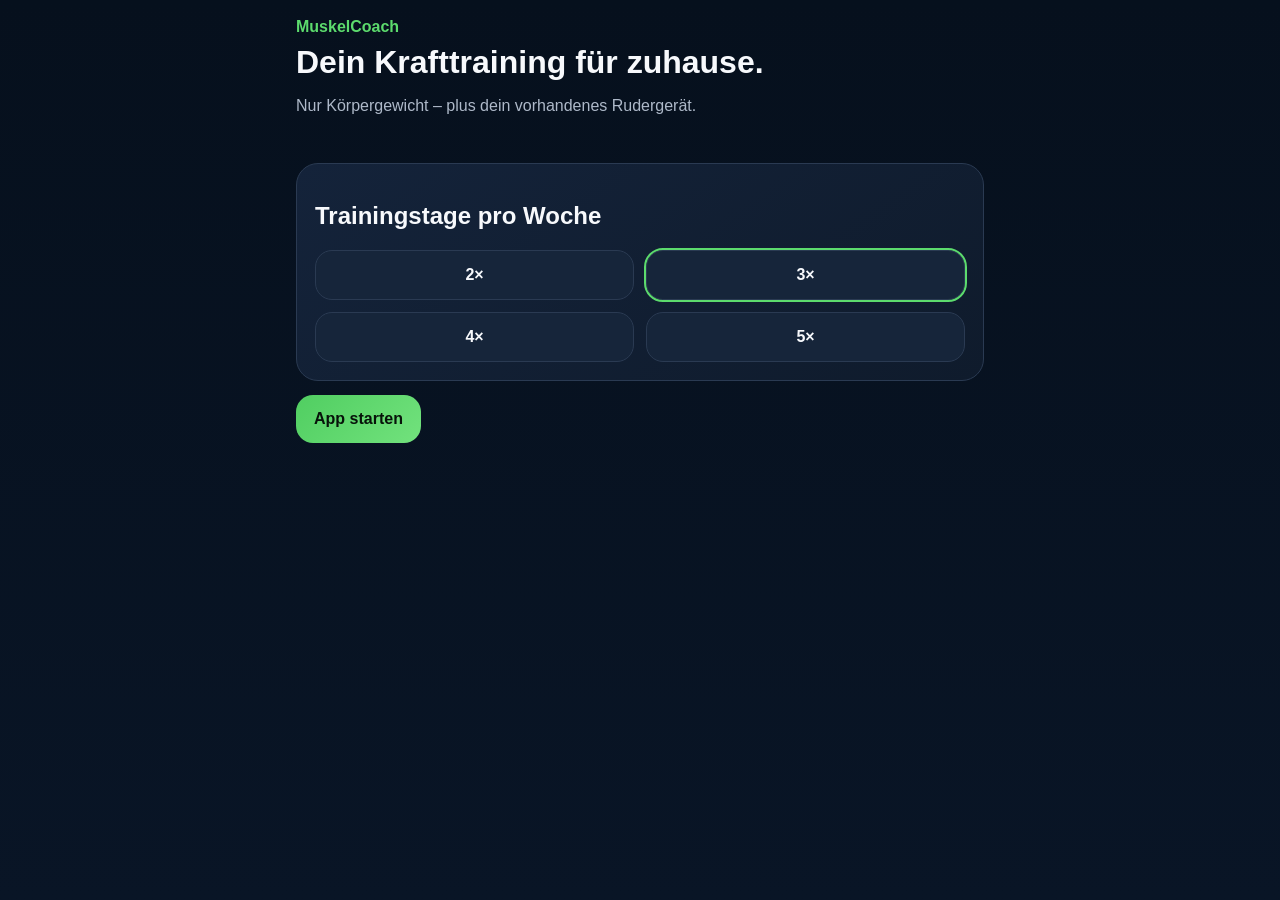
<file: index.html>
<!doctype html><html lang="de"><head><meta charset="utf-8"><meta name="viewport" content="width=device-width,initial-scale=1,viewport-fit=cover"><meta name="theme-color" content="#06101d"><title>MuskelCoach</title><link rel="manifest" href="manifest.webmanifest?v=12"><link rel="apple-touch-icon" href="muskelcoach-icon-180.png?v=12"><link rel="stylesheet" href="styles-v13.css?v=12"></head><body><div id="app"></div><script src="app-v13.js?v=12"></script><script>if('serviceWorker'in navigator)addEventListener('load',()=>navigator.serviceWorker.register('sw-v13.js',{updateViaCache:'none'}));</script></body></html>
</file>
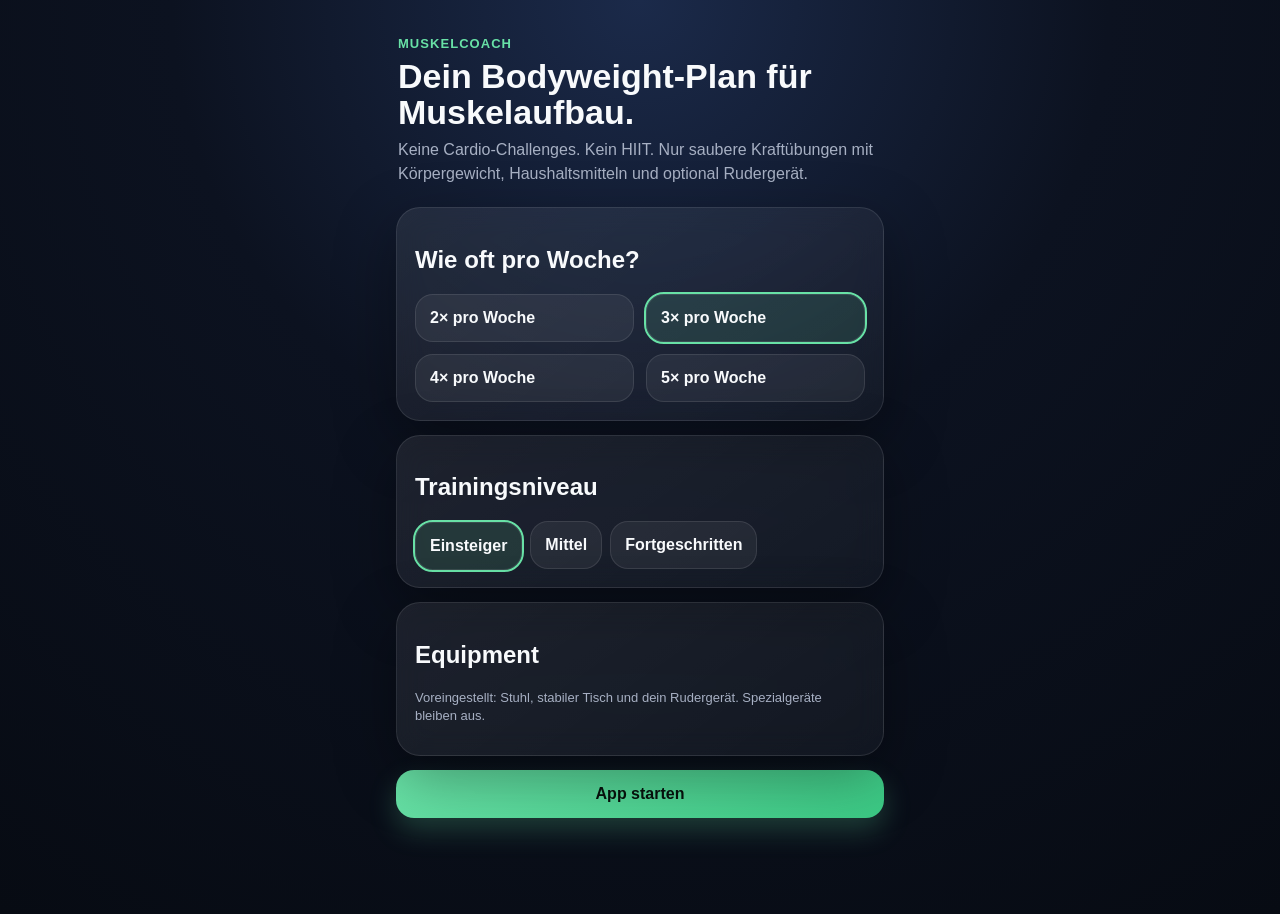
<file: bodyweight-muskelcoach-v1 3/index.html>
<!doctype html>
<html lang="de">
<head>
  <meta charset="utf-8" />
  <meta name="viewport" content="width=device-width, initial-scale=1, viewport-fit=cover" />
  <meta name="theme-color" content="#101827" />
  <title>MuskelCoach</title>
  <link rel="manifest" href="manifest.webmanifest" />
  <link rel="apple-touch-icon" href="icon-192.png" />
  <link rel="stylesheet" href="styles.css" />
</head>
<body>
  <div id="app"></div>
  <script src="app.js"></script>
</body>
</html>
</file>
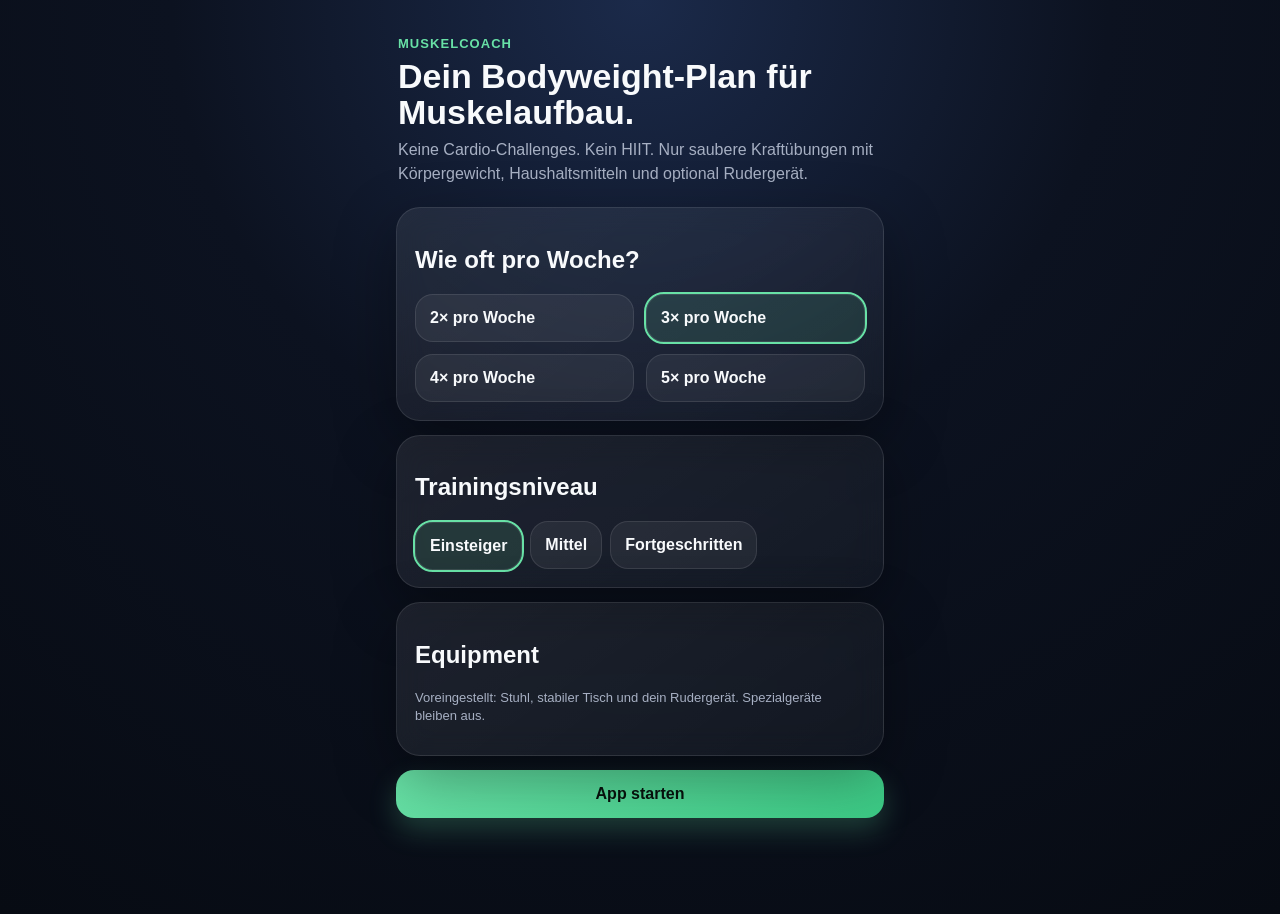
<file: bodyweight-muskelcoach-v3/index.html>
<!doctype html>
<html lang="de">
<head>
  <meta charset="utf-8" />
  <meta name="viewport" content="width=device-width, initial-scale=1, viewport-fit=cover" />
  <meta name="theme-color" content="#101827" />
  <title>MuskelCoach</title>
  <link rel="manifest" href="manifest.webmanifest?v=3" />
  <link rel="apple-touch-icon" href="muskelcoach-icon-180.png?v=3" />
  <link rel="stylesheet" href="styles.css" />
</head>
<body>
  <div id="app"></div>
  <script src="app.js"></script>
</body>
</html>
</file>
<file: styles-v13.css>
:root{--bg:#06101d;--panel:#0f1b2c;--panel2:#14233a;--text:#f7f9fc;--muted:#aeb9c9;--line:#2a3a52;--green:#5cdb6d;--yellow:#ffbd3f;--red:#ff5f56;--radius:22px}*{box-sizing:border-box}html,body{margin:0;min-height:100%;font-family:-apple-system,BlinkMacSystemFont,"Segoe UI",sans-serif;background:linear-gradient(#06101d,#091526);color:var(--text)}body{padding-top:env(safe-area-inset-top)}button{font:inherit;border:0;color:inherit}.app{max-width:720px;margin:auto;min-height:100vh;padding:0 16px calc(112px + env(safe-area-inset-bottom))}.top,.trainhead{min-height:64px;display:flex;align-items:center;justify-content:space-between}.top b,.trainhead b{font-size:20px}.trainhead button{background:none;font-size:30px;padding:8px}.trainhead .end{font-size:15px;color:var(--red);font-weight:800}.hero{padding:18px 0}.hero h1,.trainintro h1{font-size:32px;margin:8px 0}.hero p{color:var(--muted)}.eyebrow,.trainintro span{color:var(--green);font-weight:900}.card{background:linear-gradient(145deg,var(--panel2),var(--panel));border:1px solid var(--line);border-radius:var(--radius);padding:18px;margin:14px 0}.primary,.secondary,.choice{border-radius:17px;padding:15px 18px;font-weight:900}.primary{background:linear-gradient(135deg,#50ce61,#72e27d);color:#07130a}.secondary,.choice{background:#16253a;border:1px solid var(--line)}.full{width:100%}.choicegrid,.twocol{display:grid;grid-template-columns:repeat(2,1fr);gap:12px}.choice.active{outline:2px solid var(--green)}.big{font-size:34px;font-weight:950}.progress{height:10px;background:#273247;border-radius:99px;overflow:hidden}.progress i{display:block;height:100%;background:linear-gradient(90deg,#4dcc5c,#73e37d);border-radius:99px}.trainprogress{margin-bottom:20px}.trainintro{display:flex;align-items:end;justify-content:space-between;gap:12px;padding:10px 0}.muscles{max-width:190px;background:#122035;border:1px solid var(--line);border-radius:17px;padding:12px;color:#dce5ef;font-weight:700}.visual-card{position:relative;background:#fff;border-radius:24px;overflow:hidden;border:1px solid #dfe4eb;box-shadow:0 12px 30px rgba(0,0,0,.25);isolation:isolate}.stats-card{margin-top:14px;background:#0d1928;border:1px solid var(--line);border-radius:20px;overflow:hidden;box-shadow:0 10px 24px rgba(0,0,0,.18)}.difficulty{position:absolute;z-index:2;top:16px;left:16px;background:#edf8ef;color:#2aaa3a;border:1px solid #d4efda;padding:10px 14px;border-radius:999px;font-weight:800}.media{height:auto;aspect-ratio:4/3;min-height:360px;background:#fff;display:grid;place-items:center;overflow:hidden;position:relative}.media img{display:block;width:100%;height:100%;object-fit:contain;object-position:center;position:relative;z-index:1}.fallback{color:#34445a}.stats{display:grid;grid-template-columns:repeat(3,1fr);gap:1px;background:var(--line)}.stats div{background:#0d1928;padding:16px 8px;text-align:center}.stats b{display:block}.stats small{color:var(--muted)}.detail-list{margin-top:16px;display:grid;gap:10px}.detail{display:grid;grid-template-columns:42px 1fr;gap:10px;align-items:start;background:linear-gradient(145deg,#132239,#0f1b2c);border:1px solid var(--line);border-radius:18px;padding:16px}.detail-icon{width:34px;height:34px;border-radius:50%;display:grid;place-items:center;font-weight:900}.detail-icon.green{color:var(--green)}.detail-icon.yellow{color:var(--yellow)}.detail-icon.red{color:var(--red)}.detail h3,.variants h3{margin:0 0 7px;font-size:18px}.detail p,.variants p{margin:0;color:#d7dfeb;line-height:1.5}.variants{display:grid;grid-template-columns:1fr 1fr;gap:12px;margin-top:12px}.variants section{background:linear-gradient(145deg,#17263b,#112034);border:1px solid var(--line);border-radius:18px;padding:15px}.variants section:first-child h3{color:var(--green)}.variants section:last-child h3{color:var(--yellow)}.actions{display:grid;grid-template-columns:.75fr 1.65fr;gap:12px;margin:18px 0}.tabs{position:fixed;left:0;right:0;bottom:0;background:rgba(7,14,25,.95);backdrop-filter:blur(18px);border-top:1px solid var(--line);padding:8px 12px calc(8px + env(safe-area-inset-bottom));z-index:20}.tabs-inner{max-width:720px;margin:auto;display:grid;grid-template-columns:repeat(4,1fr)}.tab{background:none;color:var(--muted);font-size:12px;font-weight:800;padding:8px 2px}.tab span{display:block;font-size:22px;margin-bottom:3px}.tab.active{color:var(--green)}small{color:var(--muted)}
@media(max-width:500px){.app{padding-left:14px;padding-right:14px}.trainintro h1{font-size:28px}.muscles{font-size:13px;max-width:150px}.media{aspect-ratio:1.25/1;min-height:330px}.stats{font-size:13px}.stats small{font-size:10px}.variants{grid-template-columns:1fr 1fr}.actions{grid-template-columns:.8fr 1.6fr}.primary,.secondary{padding:14px 10px;font-size:14px}.detail{padding:14px}.detail p{font-size:15px}}
</file>
<file: bodyweight-muskelcoach-v1 3/styles.css>
:root{
  --bg:#0c1220;--panel:#151d31;--panel2:#1e2942;--text:#f8fafc;--muted:#a7b0c3;--line:rgba(255,255,255,.1);
  --accent:#68e1a6;--accent2:#6ea8ff;--warn:#ffd166;--danger:#ff6b6b;--shadow:0 20px 60px rgba(0,0,0,.35);
  --radius:24px;
}
*{box-sizing:border-box} html,body{margin:0;min-height:100%;font-family:-apple-system,BlinkMacSystemFont,"Segoe UI",Roboto,Arial,sans-serif;background:radial-gradient(circle at top,#1b2a4a 0%,var(--bg) 42%,#070b13 100%);color:var(--text)}
button,input,select{font:inherit} button{cursor:pointer;border:0} .app{max-width:520px;margin:0 auto;min-height:100vh;padding:18px 16px 96px}
.hero{padding:18px 2px 8px}.eyebrow{color:var(--accent);font-weight:800;font-size:13px;letter-spacing:.08em;text-transform:uppercase}.title{font-size:34px;font-weight:900;line-height:1.05;margin:8px 0}.sub{color:var(--muted);line-height:1.45;margin:0}
.card{background:linear-gradient(145deg,rgba(255,255,255,.08),rgba(255,255,255,.035));border:1px solid var(--line);border-radius:var(--radius);box-shadow:var(--shadow);padding:18px;margin:14px 0;backdrop-filter:blur(14px)}
.row{display:flex;gap:12px;align-items:center;justify-content:space-between}.grid{display:grid;grid-template-columns:1fr 1fr;gap:12px}.pill{padding:8px 12px;border-radius:999px;background:rgba(255,255,255,.09);color:var(--muted);font-size:13px;font-weight:700}.big{font-size:28px;font-weight:900}.muted{color:var(--muted)}
.btn{width:100%;padding:15px 18px;border-radius:18px;background:linear-gradient(135deg,var(--accent),#3bc984);color:#07120d;font-weight:900;box-shadow:0 12px 28px rgba(104,225,166,.23)}.btn.secondary{background:rgba(255,255,255,.09);color:var(--text);box-shadow:none;border:1px solid var(--line)}.btn.small{width:auto;padding:10px 13px;border-radius:14px;font-size:14px}
.choice{padding:14px;border-radius:18px;background:rgba(255,255,255,.06);border:1px solid var(--line);text-align:left;color:var(--text);font-weight:800}.choice.active{outline:2px solid var(--accent);background:rgba(104,225,166,.12)}
.tabs{position:fixed;left:0;right:0;bottom:0;background:rgba(10,15,27,.82);backdrop-filter:blur(20px);border-top:1px solid var(--line);padding:9px 12px calc(9px + env(safe-area-inset-bottom));display:flex;justify-content:center;z-index:5}.tabs-inner{max-width:520px;width:100%;display:grid;grid-template-columns:repeat(4,1fr);gap:8px}.tab{background:transparent;color:var(--muted);border-radius:16px;padding:10px 4px;font-size:12px;font-weight:800}.tab.active{background:rgba(104,225,166,.13);color:var(--accent)}
.progress{height:12px;border-radius:999px;background:rgba(255,255,255,.08);overflow:hidden}.bar{height:100%;background:linear-gradient(90deg,var(--accent),var(--accent2));border-radius:999px}.exercise{overflow:hidden;padding:0}.visual{height:170px;background:linear-gradient(135deg,#263957,#111827);display:grid;place-items:center;position:relative}.visual svg{width:88px;height:88px;opacity:.9}.tagrow{display:flex;gap:8px;flex-wrap:wrap}.tag{font-size:12px;font-weight:800;color:#cbd5e1;background:rgba(255,255,255,.08);padding:7px 10px;border-radius:999px}.exbody{padding:16px}.exname{font-size:21px;font-weight:900;margin:0 0 6px}.sets{font-weight:900;color:var(--accent)}
.timer{font-variant-numeric:tabular-nums;font-size:54px;font-weight:950;text-align:center;margin:12px 0}.list{display:grid;gap:10px}.item{padding:14px;border-radius:18px;background:rgba(255,255,255,.055);border:1px solid var(--line)}.item.done{opacity:.55}.switch{display:flex;gap:8px;flex-wrap:wrap}.field{width:100%;background:rgba(255,255,255,.07);border:1px solid var(--line);color:var(--text);border-radius:16px;padding:14px}.notice{font-size:13px;line-height:1.35;color:var(--muted)}
</file>
<file: bodyweight-muskelcoach-v3/styles.css>
:root{
  --bg:#0c1220;--panel:#151d31;--panel2:#1e2942;--text:#f8fafc;--muted:#a7b0c3;--line:rgba(255,255,255,.1);
  --accent:#68e1a6;--accent2:#6ea8ff;--warn:#ffd166;--danger:#ff6b6b;--shadow:0 20px 60px rgba(0,0,0,.35);
  --radius:24px;
}
*{box-sizing:border-box} html,body{margin:0;min-height:100%;font-family:-apple-system,BlinkMacSystemFont,"Segoe UI",Roboto,Arial,sans-serif;background:radial-gradient(circle at top,#1b2a4a 0%,var(--bg) 42%,#070b13 100%);color:var(--text)}
button,input,select{font:inherit} button{cursor:pointer;border:0} .app{max-width:520px;margin:0 auto;min-height:100vh;padding:18px 16px 96px}
.hero{padding:18px 2px 8px}.eyebrow{color:var(--accent);font-weight:800;font-size:13px;letter-spacing:.08em;text-transform:uppercase}.title{font-size:34px;font-weight:900;line-height:1.05;margin:8px 0}.sub{color:var(--muted);line-height:1.45;margin:0}
.card{background:linear-gradient(145deg,rgba(255,255,255,.08),rgba(255,255,255,.035));border:1px solid var(--line);border-radius:var(--radius);box-shadow:var(--shadow);padding:18px;margin:14px 0;backdrop-filter:blur(14px)}
.row{display:flex;gap:12px;align-items:center;justify-content:space-between}.grid{display:grid;grid-template-columns:1fr 1fr;gap:12px}.pill{padding:8px 12px;border-radius:999px;background:rgba(255,255,255,.09);color:var(--muted);font-size:13px;font-weight:700}.big{font-size:28px;font-weight:900}.muted{color:var(--muted)}
.btn{width:100%;padding:15px 18px;border-radius:18px;background:linear-gradient(135deg,var(--accent),#3bc984);color:#07120d;font-weight:900;box-shadow:0 12px 28px rgba(104,225,166,.23)}.btn.secondary{background:rgba(255,255,255,.09);color:var(--text);box-shadow:none;border:1px solid var(--line)}.btn.small{width:auto;padding:10px 13px;border-radius:14px;font-size:14px}
.choice{padding:14px;border-radius:18px;background:rgba(255,255,255,.06);border:1px solid var(--line);text-align:left;color:var(--text);font-weight:800}.choice.active{outline:2px solid var(--accent);background:rgba(104,225,166,.12)}
.tabs{position:fixed;left:0;right:0;bottom:0;background:rgba(10,15,27,.82);backdrop-filter:blur(20px);border-top:1px solid var(--line);padding:9px 12px calc(9px + env(safe-area-inset-bottom));display:flex;justify-content:center;z-index:5}.tabs-inner{max-width:520px;width:100%;display:grid;grid-template-columns:repeat(4,1fr);gap:8px}.tab{background:transparent;color:var(--muted);border-radius:16px;padding:10px 4px;font-size:12px;font-weight:800}.tab.active{background:rgba(104,225,166,.13);color:var(--accent)}
.progress{height:12px;border-radius:999px;background:rgba(255,255,255,.08);overflow:hidden}.bar{height:100%;background:linear-gradient(90deg,var(--accent),var(--accent2));border-radius:999px}.exercise{overflow:hidden;padding:0}.visual{height:170px;background:linear-gradient(135deg,#263957,#111827);display:grid;place-items:center;position:relative}.visual svg{width:88px;height:88px;opacity:.9}.tagrow{display:flex;gap:8px;flex-wrap:wrap}.tag{font-size:12px;font-weight:800;color:#cbd5e1;background:rgba(255,255,255,.08);padding:7px 10px;border-radius:999px}.exbody{padding:16px}.exname{font-size:21px;font-weight:900;margin:0 0 6px}.sets{font-weight:900;color:var(--accent)}
.timer{font-variant-numeric:tabular-nums;font-size:54px;font-weight:950;text-align:center;margin:12px 0}.list{display:grid;gap:10px}.item{padding:14px;border-radius:18px;background:rgba(255,255,255,.055);border:1px solid var(--line)}.item.done{opacity:.55}.switch{display:flex;gap:8px;flex-wrap:wrap}.field{width:100%;background:rgba(255,255,255,.07);border:1px solid var(--line);color:var(--text);border-radius:16px;padding:14px}.notice{font-size:13px;line-height:1.35;color:var(--muted)}
</file>
